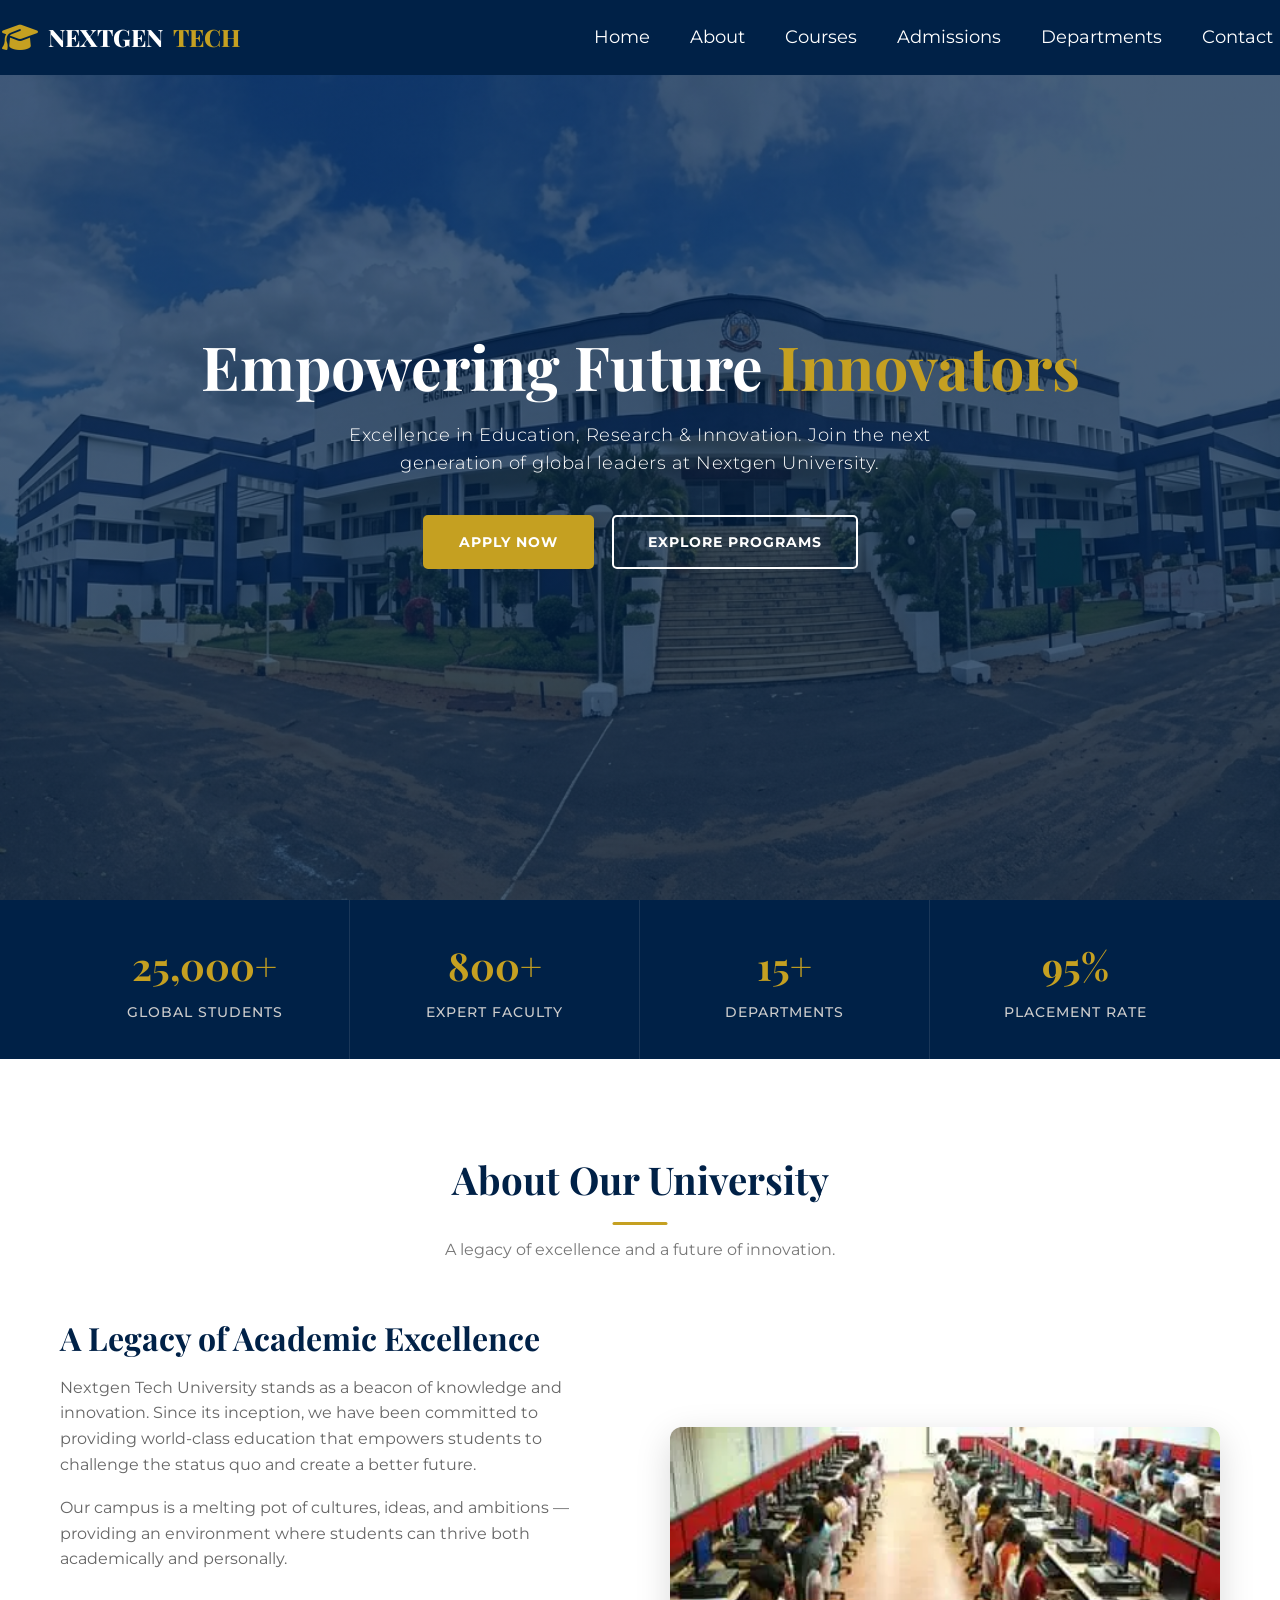
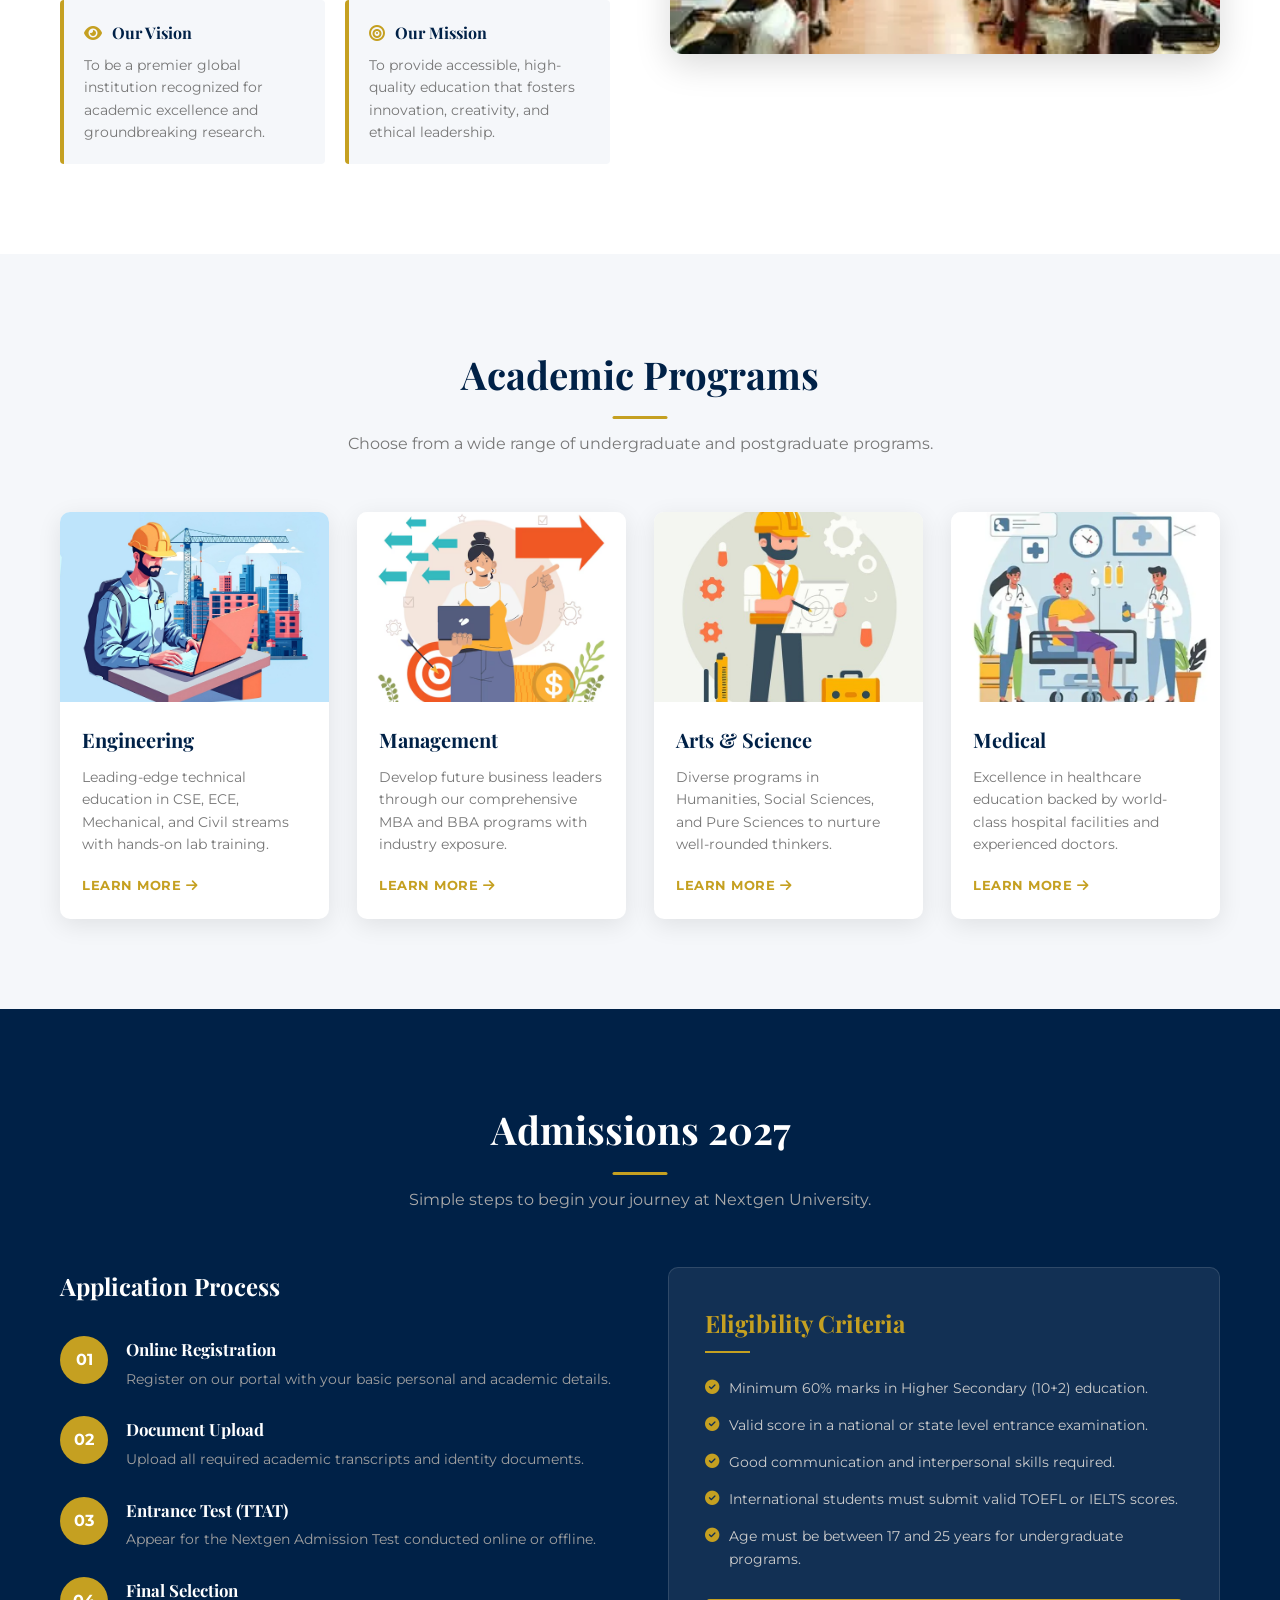
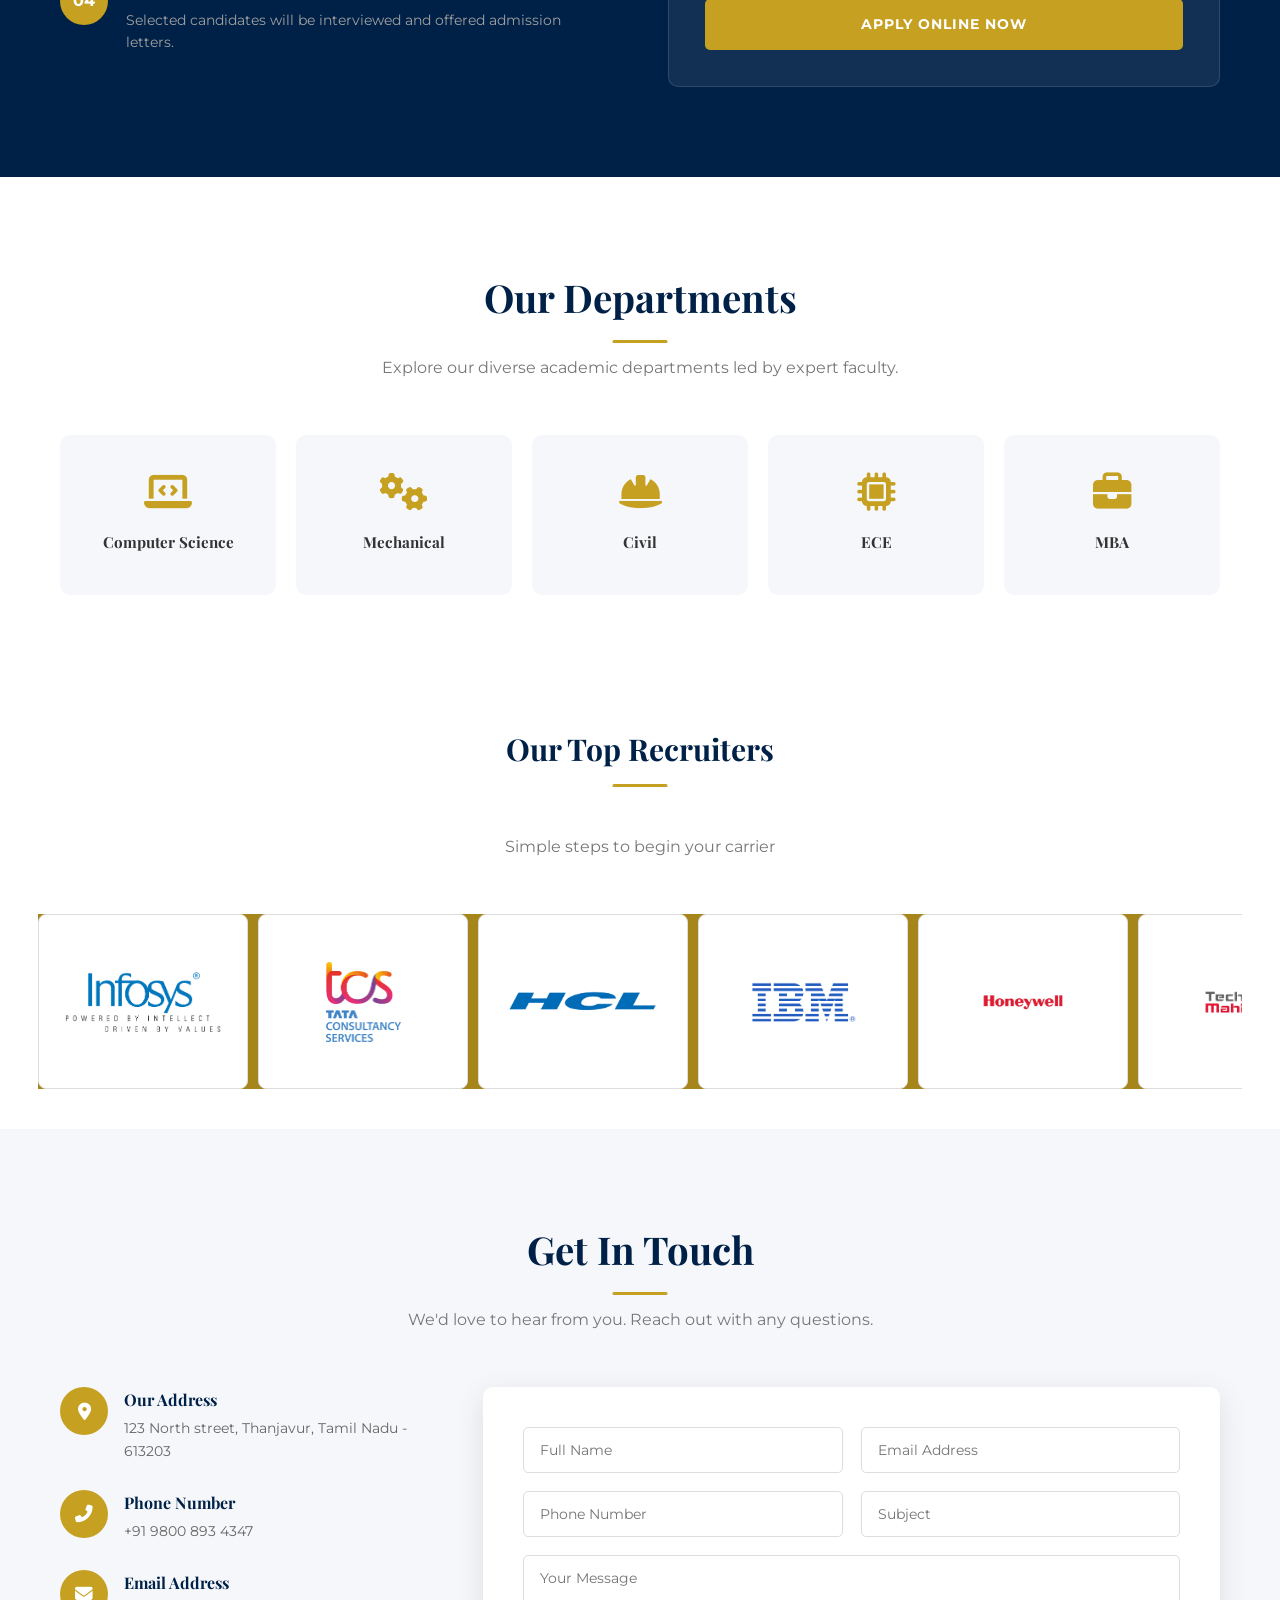
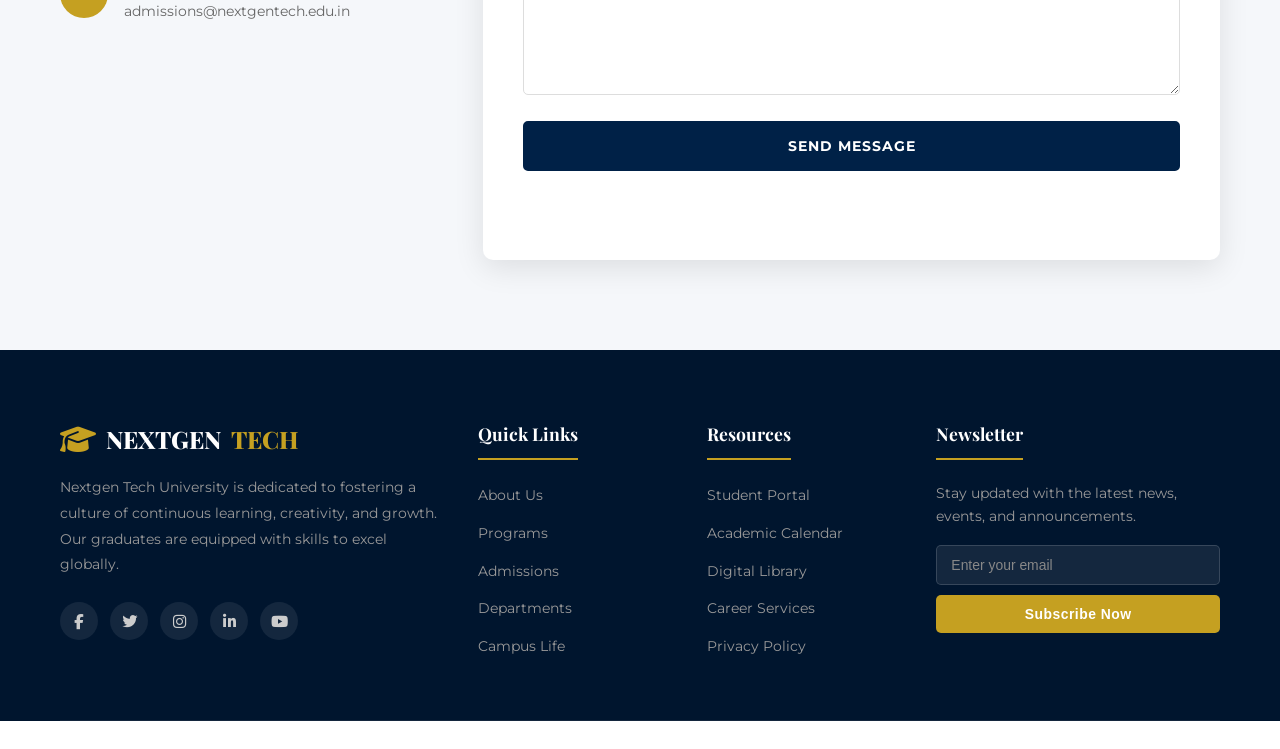
<file: index.html>
<!DOCTYPE html>
<html lang="en">

<head>
    <meta charset="UTF-8">
    <meta name="viewport" content="width=device-width, initial-scale=1.0">
    <title>University</title>
    <meta name="description"
        content="Tamil Tech University - A premier institution for Engineering, Management, Arts & Science and Medical programs.">

    <!-- Font Awesome Icons -->
    <link rel="stylesheet" href="https://cdnjs.cloudflare.com/ajax/libs/font-awesome/6.4.0/css/all.min.css">

    <!-- Our Stylesheet -->
    <link rel="stylesheet" href="style.css">
</head>

<body>
    <nav>
        <div class="navbar">
            <a href="index.html" class="logo">
                <i class="fas fa-graduation-cap"></i>
                NEXTGEN<span>TECH</span>
            </a>

            <label for="abc"><!--idha display none kudutha mobila show agu lap la agadhu--->
                <i class="fa-solid fa-bars menu"></i><!----icons only show in mobile-->
            </label>
            <input class="box" id="abc" type="checkbox">
            <!--content-->
            <div class="content">
                <a href="index.html">Home</a>
                <a href="about.html">About</a>
                <a href="courses.html">Courses</a>
                <a href="admissions.html">Admissions</a>
                <a href="departments.html">Departments</a>
                <a href="contact.html">Contact</a>
            </div>
        </div>
    </nav>



    <!-- ===================== HERO SECTION ===================== -->
    <section class="hero" id="home">
        <div class="container hero-content">
            <h1 class="fade-in">Empowering Future <span>Innovators</span></h1>
            <p class="fade-in">Excellence in Education, Research & Innovation. Join the next generation of global
                leaders at Nextgen University.</p>
            <div class="hero-buttons fade-in">
                <a href="#admissions" class="btn-gold">Apply Now</a>
                <a href="#courses" class="btn-white">Explore Programs</a>
            </div>
        </div>
    </section>


    <!-- ===================== STATS STRIP ===================== -->
    <section class="stats-strip">
        <div class="container stats-grid">
            <div class="stat-box fade-in">
                <h3>25,000+</h3>
                <p>Global Students</p>
            </div>
            <div class="stat-box fade-in">
                <h3>800+</h3>
                <p>Expert Faculty</p>
            </div>
            <div class="stat-box fade-in">
                <h3>15+</h3>
                <p>Departments</p>
            </div>
            <div class="stat-box fade-in">
                <h3>95%</h3>
                <p>Placement Rate</p>
            </div>
        </div>
    </section>


    <!-- ===================== ABOUT SECTION ===================== -->
    <section class="section" id="about">
        <div class="container">
            <div class="section-title">
                <h2 class="fade-in">About Our University</h2>
                <p class="fade-in">A legacy of excellence and a future of innovation.</p>
            </div>

            <div class="about-grid">

                <!-- Left: Text -->
                <div class="about-text fade-in">
                    <h3>A Legacy of Academic Excellence</h3>
                    <p>Nextgen Tech University stands as a beacon of knowledge and innovation. Since its inception, we
                        have been committed to providing world-class education that empowers students to challenge the
                        status quo and create a better future.</p>
                    <p>Our campus is a melting pot of cultures, ideas, and ambitions — providing an environment where
                        students can thrive both academically and personally.</p>

                    <!-- Vision & Mission Cards -->
                    <div class="mv-grid">
                        <div class="mv-card">
                            <h4><i class="fas fa-eye" style="color: #C5A021; margin-right: 6px;"></i> Our Vision</h4>
                            <p>To be a premier global institution recognized for academic excellence and groundbreaking
                                research.</p>
                        </div>
                        <div class="mv-card">
                            <h4><i class="fas fa-bullseye" style="color: #C5A021; margin-right: 6px;"></i> Our Mission
                            </h4>
                            <p>To provide accessible, high-quality education that fosters innovation, creativity, and
                                ethical leadership.</p>
                        </div>
                    </div>
                </div>

                <!-- Right: Image -->
                <div class="about-image fade-in">
                    <img src="clg3.webp" alt="University Campus Building">
                </div>

            </div>
        </div>
    </section>
    <!-- ===================== COURSES SECTION ===================== -->
    <section class="section-gray" id="courses">
        <div class="container">
            <div class="section-title">
                <h2 class="fade-in">Academic Programs</h2>
                <p class="fade-in">Choose from a wide range of undergraduate and postgraduate programs.</p>
            </div>

            <div class="courses-grid">

                <!-- Engineering -->
                <div class="course-card fade-in">
                    <img src="engg1.jpg" alt="Engineering Program">
                    <div class="course-info">
                        <h3>Engineering</h3>
                        <p>Leading-edge technical education in CSE, ECE, Mechanical, and Civil streams with hands-on lab
                            training.</p>
                        <a href="#" class="course-link">Learn More <i class="fas fa-arrow-right"></i></a>
                    </div>
                </div>

                <!-- Management -->
                <div class="course-card fade-in">
                    <img src="./manage.avif" alt="Management Program">
                    <div class="course-info">
                        <h3>Management</h3>
                        <p>Develop future business leaders through our comprehensive MBA and BBA programs with industry
                            exposure.</p>
                        <a href="#" class="course-link">Learn More <i class="fas fa-arrow-right"></i></a>
                    </div>
                </div>

                <!-- Arts & Science -->
                <div class="course-card fade-in">
                    <img src="./arts.jpg" alt="Arts and Science Program">
                    <div class="course-info">
                        <h3>Arts & Science</h3>
                        <p>Diverse programs in Humanities, Social Sciences, and Pure Sciences to nurture well-rounded
                            thinkers.</p>
                        <a href="#" class="course-link">Learn More <i class="fas fa-arrow-right"></i></a>
                    </div>
                </div>

                <!-- Medical -->
                <div class="course-card fade-in">
                    <img src="./medical.webp" alt="Medical Program">
                    <div class="course-info">
                        <h3>Medical</h3>
                        <p>Excellence in healthcare education backed by world-class hospital facilities and experienced
                            doctors.</p>
                        <a href="#" class="course-link">Learn More <i class="fas fa-arrow-right"></i></a>
                    </div>
                </div>

            </div>
        </div>
    </section>

    <!-- ===================== ADMISSIONS SECTION ===================== -->

    <section class="admissions-section" id="admissions">
        <div class="container">
            <div class="section-title">
                <h2 class="fade-in">Admissions 2027</h2>
                <p class="fade-in">Simple steps to begin your journey at Nextgen University.</p>
            </div>

            <div class="admissions-grid">

                <!-- Left: Steps -->
                <div class="fade-in">
                    <h3 class="steps-title">Application Process</h3>

                    <div class="step-item">
                        <div class="step-number">01</div>
                        <div class="step-text">
                            <h4>Online Registration</h4>
                            <p>Register on our portal with your basic personal and academic details.</p>
                        </div>
                    </div>

                    <div class="step-item">
                        <div class="step-number">02</div>
                        <div class="step-text">
                            <h4>Document Upload</h4>
                            <p>Upload all required academic transcripts and identity documents.</p>
                        </div>
                    </div>

                    <div class="step-item">
                        <div class="step-number">03</div>
                        <div class="step-text">
                            <h4>Entrance Test (TTAT)</h4>
                            <p>Appear for the Nextgen Admission Test conducted online or offline.</p>
                        </div>
                    </div>

                    <div class="step-item">
                        <div class="step-number">04</div>
                        <div class="step-text">
                            <h4>Final Selection</h4>
                            <p>Selected candidates will be interviewed and offered admission letters.</p>
                        </div>
                    </div>
                </div>

                <!-- Right: Eligibility -->
                <div class="eligibility-box fade-in">
                    <h3>Eligibility Criteria</h3>
                    <div class="eligibility-divider"></div>
                    <ul>
                        <li>
                            <i class="fas fa-check-circle"></i>
                            Minimum 60% marks in Higher Secondary (10+2) education.
                        </li>
                        <li>
                            <i class="fas fa-check-circle"></i>
                            Valid score in a national or state level entrance examination.
                        </li>
                        <li>
                            <i class="fas fa-check-circle"></i>
                            Good communication and interpersonal skills required.
                        </li>
                        <li>
                            <i class="fas fa-check-circle"></i>
                            International students must submit valid TOEFL or IELTS scores.
                        </li>
                        <li>
                            <i class="fas fa-check-circle"></i>
                            Age must be between 17 and 25 years for undergraduate programs.
                        </li>
                    </ul>
                    <a href="#" class="apply-full-btn">Apply Online Now</a>
                </div>

            </div>
        </div>
    </section>

    <!-- ===================== DEPARTMENTS SECTION ===================== -->

    <section class="section" id="departments">
        <div class="container">
            <div class="section-title">
                <h2 class="fade-in">Our Departments</h2>
                <p class="fade-in">Explore our diverse academic departments led by expert faculty.</p>
            </div>

            <div class="dept-grid">

                <div class="dept-card fade-in">
                    <i class="fas fa-laptop-code"></i>
                    <h4>Computer Science</h4>
                </div>

                <div class="dept-card fade-in">
                    <i class="fas fa-cogs"></i>
                    <h4>Mechanical</h4>
                </div>

                <div class="dept-card fade-in">
                    <i class="fas fa-hard-hat"></i>
                    <h4>Civil</h4>
                </div>

                <div class="dept-card fade-in">
                    <i class="fas fa-microchip"></i>
                    <h4>ECE</h4>
                </div>

                <div class="dept-card fade-in">
                    <i class="fas fa-briefcase"></i>
                    <h4>MBA</h4>
                </div>

            </div>
        </div>
    </section>


    <section class="recruiters">

        <div class="section-title">
            <h2 class="fade-in">Our Top Recruiters</h2>
            <p class="fade-in">Simple steps to begin your carrier</p>
        </div>

        <div class="logo-slider">
            <div class="logo-track">

                <div class="logo-box">
                    <img src="./infosys-logo.png">
                </div>

                <div class="logo-box">
                    <img src="./tcs.png">
                </div>

                <div class="logo-box">
                    <img src="hcl.png">
                </div>

                <div class="logo-box">
                    <img src="ibm.png">
                </div>

                <div class="logo-box">
                    <img src="honeywell.png">
                </div>

                <div class="logo-box">
                    <img src="tech.png">
                </div>

                <div class="logo-box">
                    <img src="pol.png">
                </div>

                <!-- duplicate logos for continuous movement -->

                <div class="logo-box">
                    <img src="infosys-logo.png">
                </div>

                <div class="logo-box">
                    <img src="tcs.png">
                </div>

                <div class="logo-box">
                    <img src="hcl.png">
                </div>

                <div class="logo-box">
                    <img src="ibm.png">
                </div>

            </div>
        </div>

    </section>
    <!-- ===================== CONTACT SECTION ===================== -->


    <section class="section-gray" id="contact">
        <div class="container">
            <div class="section-title">
                <h2 class="fade-in">Get In Touch</h2>
                <p class="fade-in">We'd love to hear from you. Reach out with any questions.</p>
            </div>

            <div class="contact-grid">

                <!-- Left: Info + Map -->
                <div class="contact-info fade-in">

                    <div class="contact-info-box">
                        <div class="contact-icon">
                            <i class="fas fa-map-marker-alt"></i>
                        </div>
                        <div>
                            <h4>Our Address</h4>
                            <p>123 North street, Thanjavur, Tamil Nadu - 613203</p>
                        </div>
                    </div>

                    <div class="contact-info-box">
                        <div class="contact-icon">
                            <i class="fas fa-phone-alt"></i>
                        </div>
                        <div>
                            <h4>Phone Number</h4>
                            <p>+91 9800 893 4347</p>
                        </div>
                    </div>

                    <div class="contact-info-box">
                        <div class="contact-icon">
                            <i class="fas fa-envelope"></i>
                        </div>
                        <div>
                            <h4>Email Address</h4>
                            <p>admissions@nextgentech.edu.in</p>
                        </div>
                    </div>

                    <!-- Google Map Embed -->
                    <div class="map-embed">
                        <iframe
                            src="https://www.google.com/maps/embed?pb=!1m18!1m12!1m3!1d248849.90089684622!2d80.06892064999999!3d13.0474816!2m3!1f0!2f0!3f0!3m2!1i1024!2i768!4f13.1!3m3!1m2!1s0x3a5265ea4f7d3361%3A0x6e61a70b6863d433!2sChennai%2C%20Tamil%20Nadu!5e0!3m2!1sen!2sin!4v1700000000000"
                            allowfullscreen="" loading="lazy" referrerpolicy="no-referrer-when-downgrade">
                        </iframe>
                    </div>

                </div>

                <!-- Right: Contact Form -->
                <form class="contact-form fade-in" id="contactForm">

                    <div class="form-row">
                        <input type="text" class="form-input" id="fname" placeholder="Full Name" required>
                        <input type="email" class="form-input" id="femail" placeholder="Email Address" required>
                    </div>

                    <div class="form-row">
                        <input type="tel" class="form-input" id="fphone" placeholder="Phone Number">
                        <input type="text" class="form-input" id="fsubject" placeholder="Subject">
                    </div>

                    <div class="form-row-single">
                        <textarea class="form-input" id="fmessage" placeholder="Your Message" required></textarea>
                    </div>

                    <button type="submit" class="form-submit">Send Message</button>

                </form>

            </div>
        </div>
    </section>
    <!-- ===================== FOOTER ===================== -->
    <footer>
        <div class="container">
            <div class="footer-grid">

                <!-- Column 1: About -->
                <div class="footer-about">
                    <a href="#home" class="logo">
                        <i class="fas fa-graduation-cap"></i>
                        NEXTGEN<span>TECH</span>
                    </a>
                    <p>Nextgen Tech University is dedicated to fostering a culture of continuous learning, creativity,
                        and
                        growth. Our graduates are equipped with skills to excel globally.</p>
                    <div class="social-icons">
                        <a href="#" aria-label="Facebook"><i class="fab fa-facebook-f"></i></a>
                        <a href="#" aria-label="Twitter"><i class="fab fa-twitter"></i></a>
                        <a href="#" aria-label="Instagram"><i class="fab fa-instagram"></i></a>
                        <a href="#" aria-label="LinkedIn"><i class="fab fa-linkedin-in"></i></a>
                        <a href="#" aria-label="YouTube"><i class="fab fa-youtube"></i></a>
                    </div>
                </div>

                <!-- Column 2: Quick Links -->
                <div class="footer-col">
                    <h4>Quick Links</h4>
                    <ul>
                        <li><a href="about.html">About Us</a></li>
                        <li><a href="courses.html">Programs</a></li>
                        <li><a href="admissions.html">Admissions</a></li>
                        <li><a href="departments.html">Departments</a></li>
                        <li><a href="campus.html">Campus Life</a></li>
                    </ul>
                </div>

                <!-- Column 3: Resources -->
                <div class="footer-col">
                    <h4>Resources</h4>
                    <ul>
                        <li><a href="#">Student Portal</a></li>
                        <li><a href="#">Academic Calendar</a></li>
                        <li><a href="#">Digital Library</a></li>
                        <li><a href="#">Career Services</a></li>
                        <li><a href="#">Privacy Policy</a></li>
                    </ul>
                </div>

                <!-- Column 4: Newsletter -->
                <div class="footer-col">
                    <h4>Newsletter</h4>
                    <p style="color: #999999; font-size: 0.88rem; margin-bottom: 18px;">Stay updated with the latest
                        news, events, and announcements.</p>
                    <input type="email" class="newsletter-input" placeholder="Enter your email">
                    <button class="newsletter-btn">Subscribe Now</button>
                </div>

            </div>




        </div>

    </footer>




</body>

</html>
</file>
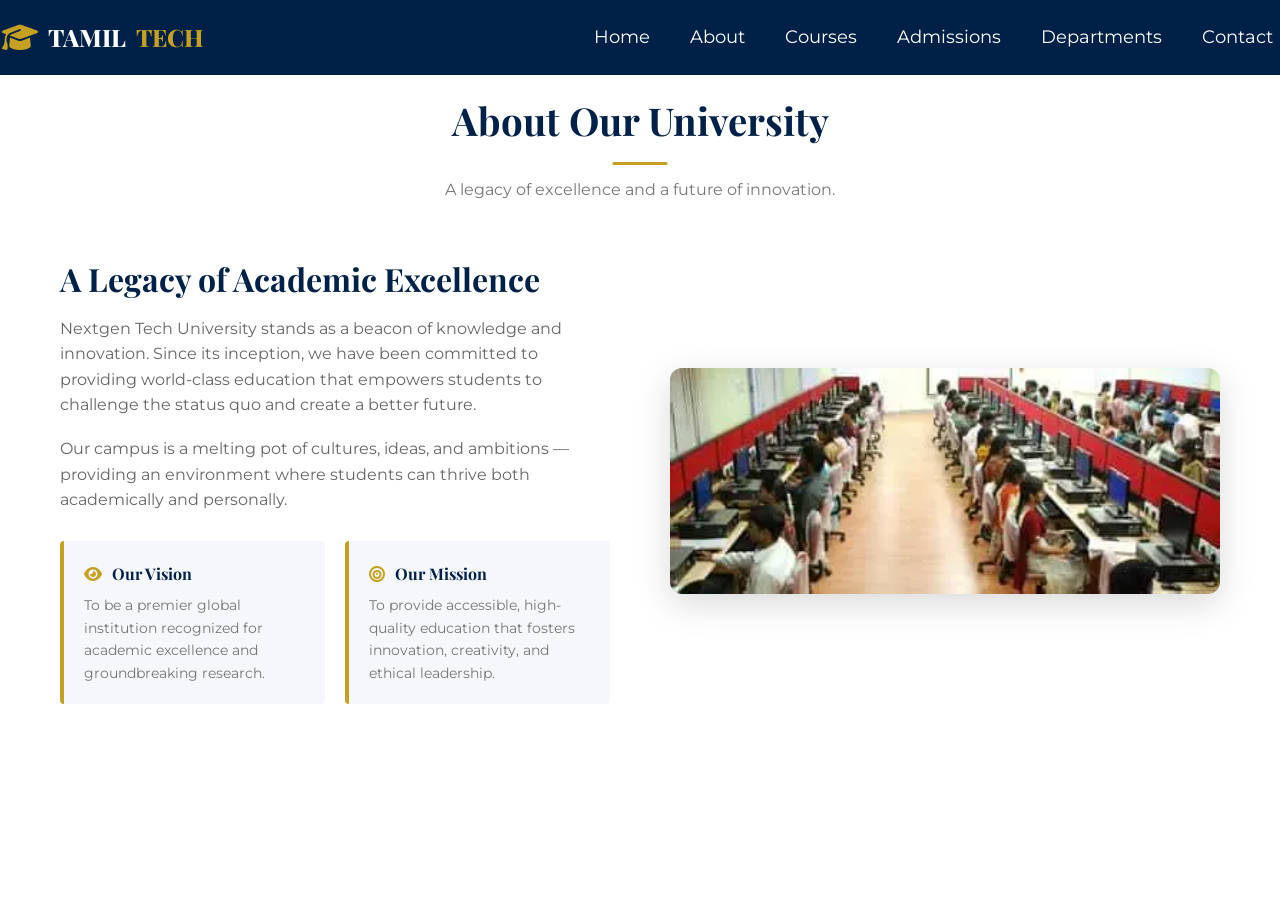
<file: about.html>
<!DOCTYPE html>
<html lang="en">

<head>
    <meta charset="UTF-8">
    <meta name="viewport" content="width=device-width, initial-scale=1.0">
    <title>Document</title>
    <!-- Font Awesome Icons -->
    <link rel="stylesheet" href="https://cdnjs.cloudflare.com/ajax/libs/font-awesome/6.4.0/css/all.min.css">

    <!-- Our Stylesheet -->
    <link rel="stylesheet" href="style.css">
</head>

<body>
    <nav>
        <div class="navbar">
            <a href="#home" class="logo">
                <i class="fas fa-graduation-cap"></i>
                TAMIL <span>TECH</span>
            </a>

            <label for="abc"><!--idha display none kudutha mobila show agu lap la agadhu--->
                <i class="fa-solid fa-bars menu"></i><!----icons only show in mobile-->
            </label>
            <input class="box" id="abc" type="checkbox">
            <!--content-->
            <div class="content">
                <a href="index.html">Home</a>
                <a href="about.html">About</a>
                <a href="courses.html">Courses</a>
                <a href="admissions.html">Admissions</a>
                <a href="departments.html">Departments</a>
                <a href="contact.html">Contact</a>
            </div>
        </div>
    </nav>

    <section class="section" id="about">
        <div class="container">
            <div class="section-title">
                <h2 class="fade-in">About Our University</h2>
                <p class="fade-in">A legacy of excellence and a future of innovation.</p>
            </div>

            <div class="about-grid">

                <!-- Left: Text -->
                <div class="about-text fade-in">
                    <h3>A Legacy of Academic Excellence</h3>
                    <p>Nextgen Tech University stands as a beacon of knowledge and innovation. Since its inception, we
                        have been committed to providing world-class education that empowers students to challenge the
                        status quo and create a better future.</p>
                    <p>Our campus is a melting pot of cultures, ideas, and ambitions — providing an environment where
                        students can thrive both academically and personally.</p>

                    <!-- Vision & Mission Cards -->
                    <div class="mv-grid">
                        <div class="mv-card">
                            <h4><i class="fas fa-eye" style="color: #C5A021; margin-right: 6px;"></i> Our Vision</h4>
                            <p>To be a premier global institution recognized for academic excellence and groundbreaking
                                research.</p>
                        </div>
                        <div class="mv-card">
                            <h4><i class="fas fa-bullseye" style="color: #C5A021; margin-right: 6px;"></i> Our Mission
                            </h4>
                            <p>To provide accessible, high-quality education that fosters innovation, creativity, and
                                ethical leadership.</p>
                        </div>
                    </div>
                </div>

                <!-- Right: Image -->
                <div class="about-image fade-in">
                    <img src="clg3.webp" alt="University Campus Building">
                </div>

            </div>
        </div>
    </section>

</body>

</html>
</file>
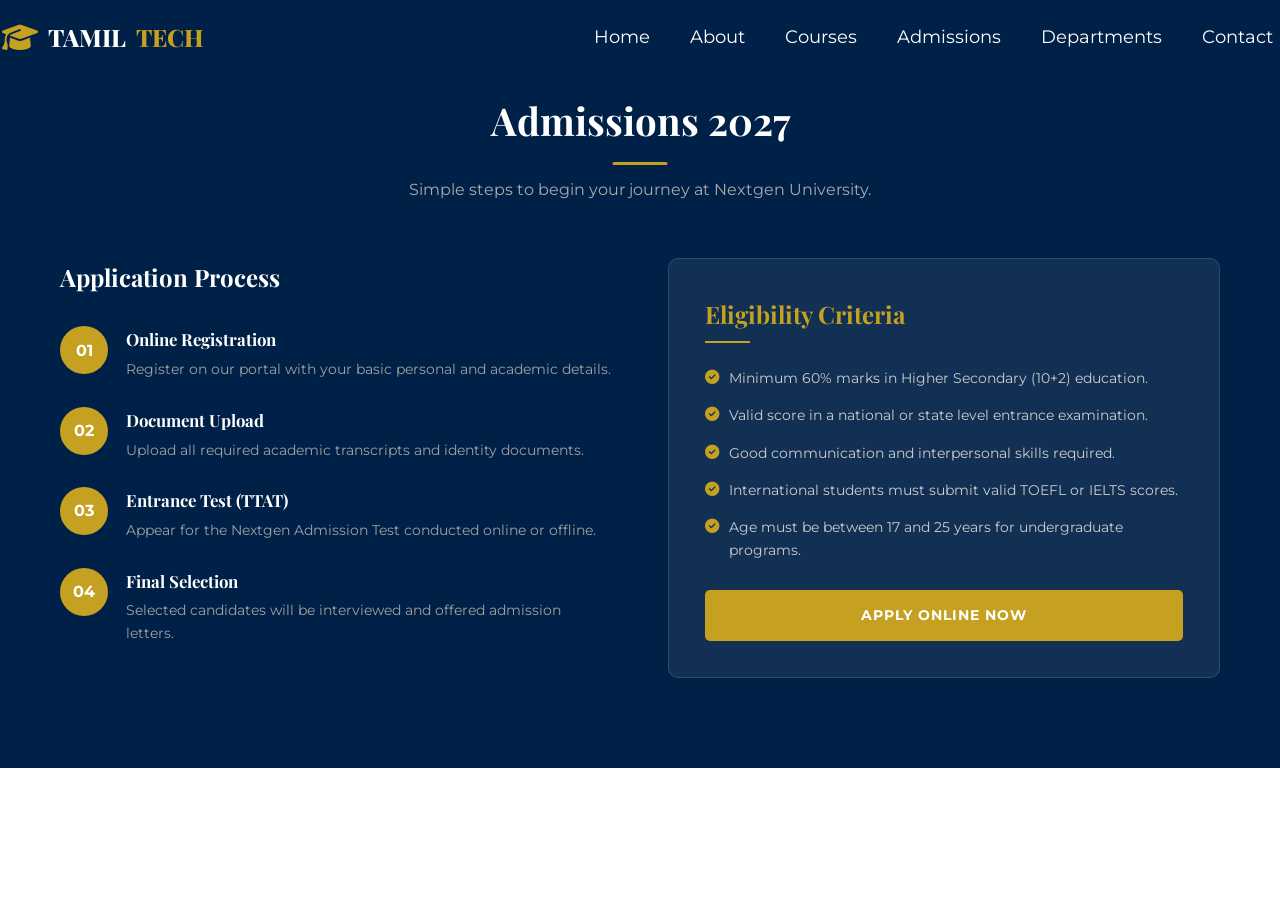
<file: admissions.html>
<!DOCTYPE html>
<html lang="en">

<head>
    <meta charset="UTF-8">
    <meta name="viewport" content="width=device-width, initial-scale=1.0">
    <title>Document</title>
    <!-- Font Awesome Icons -->
    <link rel="stylesheet" href="https://cdnjs.cloudflare.com/ajax/libs/font-awesome/6.4.0/css/all.min.css">

    <!-- Our Stylesheet -->
    <link rel="stylesheet" href="style.css">
</head>

<body>
    <nav>
        <div class="navbar">
            <a href="#home" class="logo">
                <i class="fas fa-graduation-cap"></i>
                TAMIL <span>TECH</span>
            </a>

            <label for="abc"><!--idha display none kudutha mobila show agu lap la agadhu--->
                <i class="fa-solid fa-bars menu"></i><!----icons only show in mobile-->
            </label>
            <input class="box" id="abc" type="checkbox">
            <!--content-->
            <div class="content">
                <a href="index.html">Home</a>
                <a href="about.html">About</a>
                <a href="courses.html">Courses</a>
                <a href="admissions.html">Admissions</a>
                <a href="departments.html">Departments</a>
                <a href="contact.html">Contact</a>
            </div>
        </div>
    </nav>

    <section class="admissions-section" id="admissions">
        <div class="container">
            <div class="section-title">
                <h2 class="fade-in">Admissions 2027</h2>
                <p class="fade-in">Simple steps to begin your journey at Nextgen University.</p>
            </div>

            <div class="admissions-grid">

                <!-- Left: Steps -->
                <div class="fade-in">
                    <h3 class="steps-title">Application Process</h3>

                    <div class="step-item">
                        <div class="step-number">01</div>
                        <div class="step-text">
                            <h4>Online Registration</h4>
                            <p>Register on our portal with your basic personal and academic details.</p>
                        </div>
                    </div>

                    <div class="step-item">
                        <div class="step-number">02</div>
                        <div class="step-text">
                            <h4>Document Upload</h4>
                            <p>Upload all required academic transcripts and identity documents.</p>
                        </div>
                    </div>

                    <div class="step-item">
                        <div class="step-number">03</div>
                        <div class="step-text">
                            <h4>Entrance Test (TTAT)</h4>
                            <p>Appear for the Nextgen Admission Test conducted online or offline.</p>
                        </div>
                    </div>

                    <div class="step-item">
                        <div class="step-number">04</div>
                        <div class="step-text">
                            <h4>Final Selection</h4>
                            <p>Selected candidates will be interviewed and offered admission letters.</p>
                        </div>
                    </div>
                </div>

                <!-- Right: Eligibility -->
                <div class="eligibility-box fade-in">
                    <h3>Eligibility Criteria</h3>
                    <div class="eligibility-divider"></div>
                    <ul>
                        <li>
                            <i class="fas fa-check-circle"></i>
                            Minimum 60% marks in Higher Secondary (10+2) education.
                        </li>
                        <li>
                            <i class="fas fa-check-circle"></i>
                            Valid score in a national or state level entrance examination.
                        </li>
                        <li>
                            <i class="fas fa-check-circle"></i>
                            Good communication and interpersonal skills required.
                        </li>
                        <li>
                            <i class="fas fa-check-circle"></i>
                            International students must submit valid TOEFL or IELTS scores.
                        </li>
                        <li>
                            <i class="fas fa-check-circle"></i>
                            Age must be between 17 and 25 years for undergraduate programs.
                        </li>
                    </ul>
                    <a href="#" class="apply-full-btn">Apply Online Now</a>
                </div>

            </div>
        </div>
    </section>

</body>

</html>
</file>
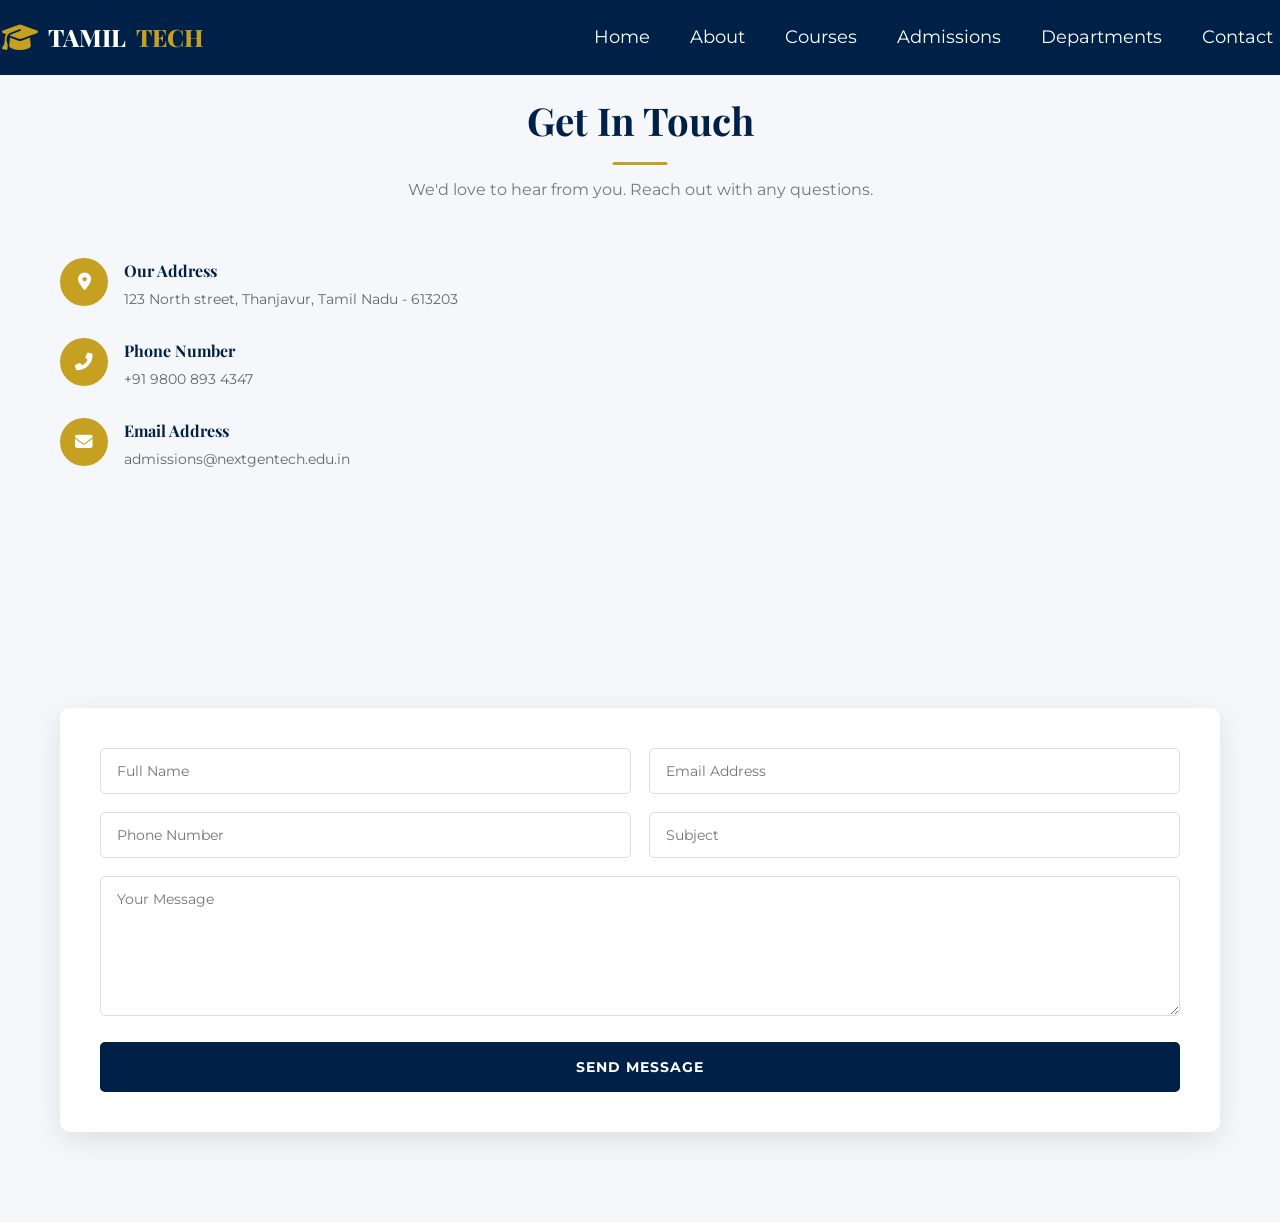
<file: contact.html>
<!DOCTYPE html>
<html lang="en">

<head>
    <meta charset="UTF-8">
    <meta name="viewport" content="width=device-width, initial-scale=1.0">
    <title>Document</title>
    <link rel="stylesheet" href="https://cdnjs.cloudflare.com/ajax/libs/font-awesome/6.4.0/css/all.min.css">

    <!-- Our Stylesheet -->
    <link rel="stylesheet" href="style.css">

</head>

<body>
    <nav>
        <div class="navbar">
            <a href="#home" class="logo">
                <i class="fas fa-graduation-cap"></i>
                TAMIL <span>TECH</span>
            </a>

            <label for="abc"><!--idha display none kudutha mobila show agu lap la agadhu--->
                <i class="fa-solid fa-bars menu"></i><!----icons only show in mobile-->
            </label>
            <input class="box" id="abc" type="checkbox">
            <!--content-->
            <div class="content">
                <a href="index.html">Home</a>
                <a href="about.html">About</a>
                <a href="courses.html">Courses</a>
                <a href="admissions.html">Admissions</a>
                <a href="departments.html">Departments</a>
                <a href="contact.html">Contact</a>
            </div>
        </div>
    </nav>

    <section class="section-gray" id="contact">
        <div class="container">
            <div class="section-title">
                <h2 class="fade-in">Get In Touch</h2>
                <p class="fade-in">We'd love to hear from you. Reach out with any questions.</p>
            </div>

            <!-- Left: Info + Map -->
            <div class="contact-info fade-in">

                <div class="contact-info-box">
                    <div class="contact-icon">
                        <i class="fas fa-map-marker-alt"></i>
                    </div>
                    <div>
                        <h4>Our Address</h4>
                        <p>123 North street, Thanjavur, Tamil Nadu - 613203</p>
                    </div>
                </div>

                <div class="contact-info-box">
                    <div class="contact-icon">
                        <i class="fas fa-phone-alt"></i>
                    </div>
                    <div>
                        <h4>Phone Number</h4>
                        <p>+91 9800 893 4347</p>
                    </div>
                </div>

                <div class="contact-info-box">
                    <div class="contact-icon">
                        <i class="fas fa-envelope"></i>
                    </div>
                    <div>
                        <h4>Email Address</h4>
                        <p>admissions@nextgentech.edu.in</p>
                    </div>
                </div>

                <!-- Google Map Embed -->
                <div class="map-embed">
                    <iframe
                        src="https://www.google.com/maps/embed?pb=!1m18!1m12!1m3!1d248849.90089684622!2d80.06892064999999!3d13.0474816!2m3!1f0!2f0!3f0!3m2!1i1024!2i768!4f13.1!3m3!1m2!1s0x3a5265ea4f7d3361%3A0x6e61a70b6863d433!2sChennai%2C%20Tamil%20Nadu!5e0!3m2!1sen!2sin!4v1700000000000"
                        allowfullscreen="" loading="lazy" referrerpolicy="no-referrer-when-downgrade">
                    </iframe>
                </div>

            </div>

            <!-- Right: Contact Form -->
            <form class="contact-form fade-in" id="contactForm">

                <div class="form-row">
                    <input type="text" class="form-input" id="fname" placeholder="Full Name" required>
                    <input type="email" class="form-input" id="femail" placeholder="Email Address" required>
                </div>

                <div class="form-row">
                    <input type="tel" class="form-input" id="fphone" placeholder="Phone Number">
                    <input type="text" class="form-input" id="fsubject" placeholder="Subject">
                </div>

                <div class="form-row-single">
                    <textarea class="form-input" id="fmessage" placeholder="Your Message" required></textarea>
                </div>

                <button type="submit" class="form-submit">Send Message</button>

            </form>

        </div>
        </div>
    </section>
</body>

</html>
</file>
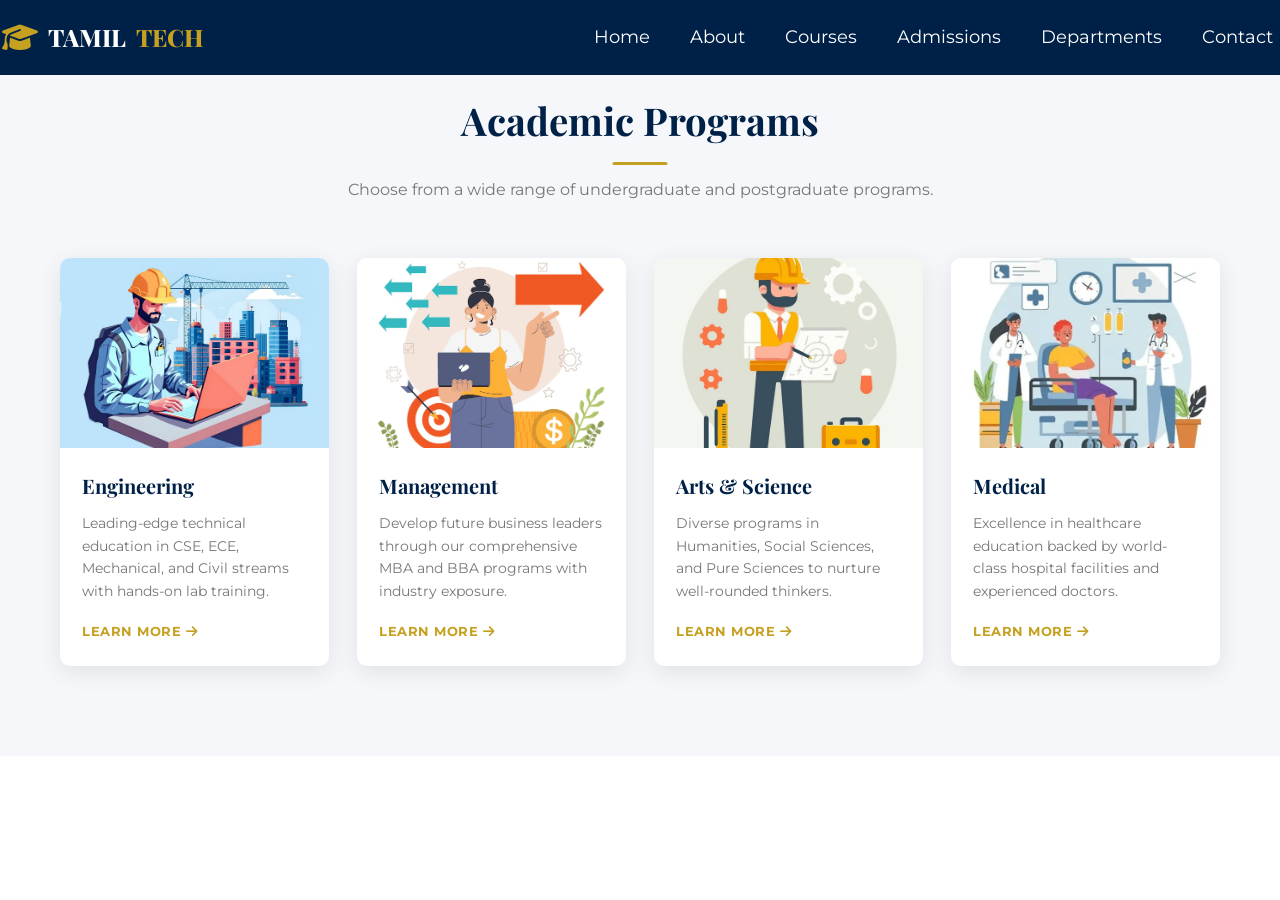
<file: courses.html>
<!DOCTYPE html>
<html lang="en">

<head>
    <meta charset="UTF-8">
    <meta name="viewport" content="width=device-width, initial-scale=1.0">
    <title>Document</title>
    <!-- Font Awesome Icons -->
    <link rel="stylesheet" href="https://cdnjs.cloudflare.com/ajax/libs/font-awesome/6.4.0/css/all.min.css">

    <!-- Our Stylesheet -->
    <link rel="stylesheet" href="style.css">
</head>

<body>
    <nav>
        <div class="navbar">
            <a href="#home" class="logo">
                <i class="fas fa-graduation-cap"></i>
                TAMIL <span>TECH</span>
            </a>

            <label for="abc"><!--idha display none kudutha mobila show agu lap la agadhu--->
                <i class="fa-solid fa-bars menu"></i><!----icons only show in mobile-->
            </label>
            <input class="box" id="abc" type="checkbox">
            <!--content-->
            <div class="content">
                <a href="index.html">Home</a>
                <a href="about.html">About</a>
                <a href="courses.html">Courses</a>
                <a href="admissions.html">Admissions</a>
                <a href="departments.html">Departments</a>
                <a href="contact.html">Contact</a>
            </div>
        </div>
    </nav>

    <section class="section-gray" id="courses">
        <div class="container">
            <div class="section-title">
                <h2 class="fade-in">Academic Programs</h2>
                <p class="fade-in">Choose from a wide range of undergraduate and postgraduate programs.</p>
            </div>

            <div class="courses-grid">

                <!-- Engineering -->
                <div class="course-card fade-in">
                    <img src="engg1.jpg" alt="Engineering Program">
                    <div class="course-info">
                        <h3>Engineering</h3>
                        <p>Leading-edge technical education in CSE, ECE, Mechanical, and Civil streams with hands-on lab
                            training.</p>
                        <a href="#" class="course-link">Learn More <i class="fas fa-arrow-right"></i></a>
                    </div>
                </div>

                <!-- Management -->
                <div class="course-card fade-in">
                    <img src="manage.avif" alt="Management Program">
                    <div class="course-info">
                        <h3>Management</h3>
                        <p>Develop future business leaders through our comprehensive MBA and BBA programs with industry
                            exposure.</p>
                        <a href="#" class="course-link">Learn More <i class="fas fa-arrow-right"></i></a>
                    </div>
                </div>

                <!-- Arts & Science -->
                <div class="course-card fade-in">
                    <img src="./arts.jpg" alt="Arts and Science Program">
                    <div class="course-info">
                        <h3>Arts & Science</h3>
                        <p>Diverse programs in Humanities, Social Sciences, and Pure Sciences to nurture well-rounded
                            thinkers.</p>
                        <a href="#" class="course-link">Learn More <i class="fas fa-arrow-right"></i></a>
                    </div>
                </div>

                <!-- Medical -->
                <div class="course-card fade-in">
                    <img src="./medical.webp" alt="Medical Program">
                    <div class="course-info">
                        <h3>Medical</h3>
                        <p>Excellence in healthcare education backed by world-class hospital facilities and experienced
                            doctors.</p>
                        <a href="#" class="course-link">Learn More <i class="fas fa-arrow-right"></i></a>
                    </div>
                </div>

            </div>
        </div>
    </section>


</body>

</html>
</file>
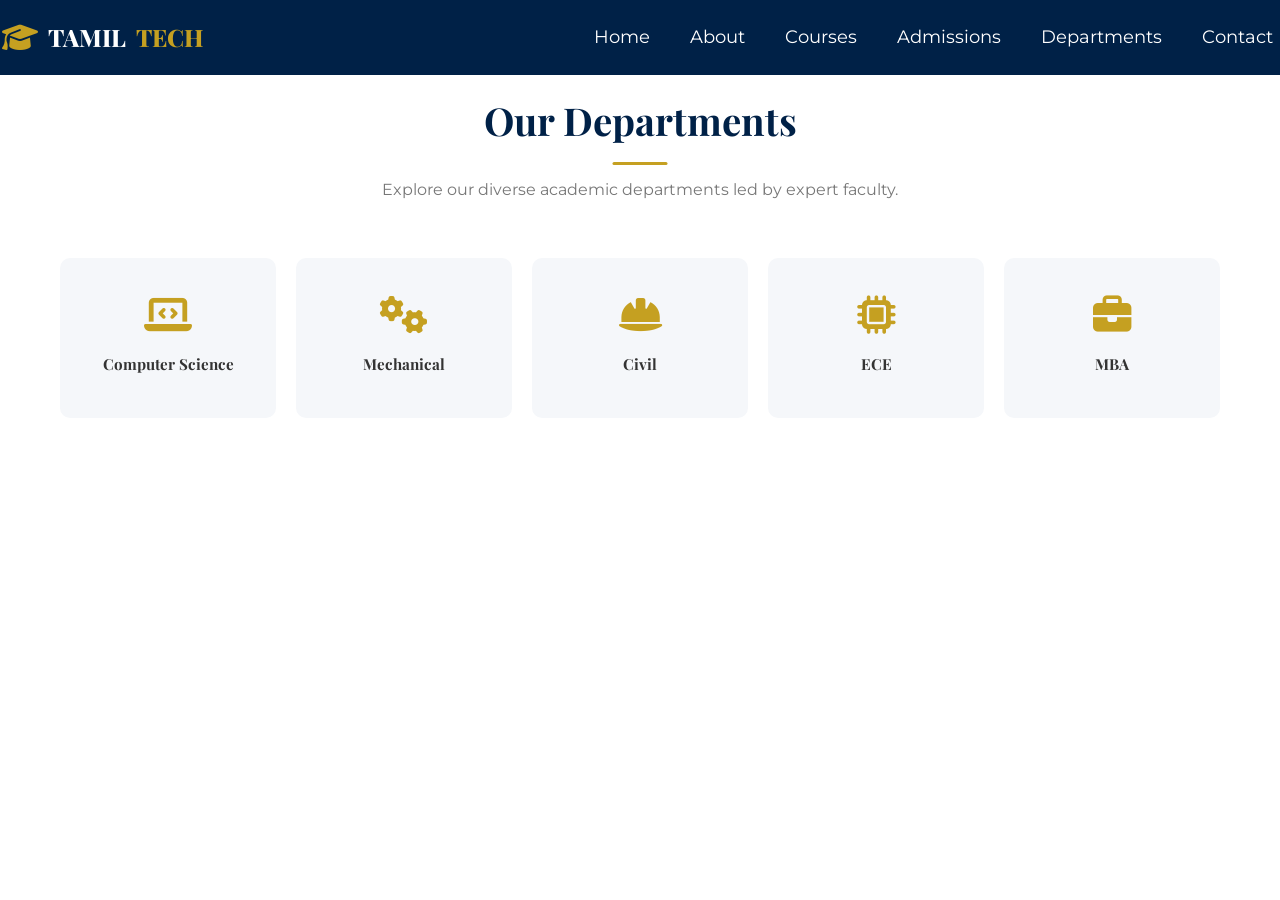
<file: departments.html>
<!DOCTYPE html>
<html lang="en">

<head>
    <meta charset="UTF-8">
    <meta name="viewport" content="width=device-width, initial-scale=1.0">
    <title>Document</title>
    <!-- Font Awesome Icons -->
    <link rel="stylesheet" href="https://cdnjs.cloudflare.com/ajax/libs/font-awesome/6.4.0/css/all.min.css">

    <!-- Our Stylesheet -->
    <link rel="stylesheet" href="style.css">
</head>

<body>
    <nav>
        <div class="navbar">
            <a href="#home" class="logo">
                <i class="fas fa-graduation-cap"></i>
                TAMIL <span>TECH</span>
            </a>

            <label for="abc"><!--idha display none kudutha mobila show agu lap la agadhu--->
                <i class="fa-solid fa-bars menu"></i><!----icons only show in mobile-->
            </label>
            <input class="box" id="abc" type="checkbox">
            <!--content-->
            <div class="content">
                <a href="index.html">Home</a>
                <a href="about.html">About</a>
                <a href="courses.html">Courses</a>
                <a href="admissions.html">Admissions</a>
                <a href="departments.html">Departments</a>
                <a href="contact.html">Contact</a>
            </div>
        </div>
    </nav>

    <section class="section" id="departments">
        <div class="container">
            <div class="section-title">
                <h2 class="fade-in">Our Departments</h2>
                <p class="fade-in">Explore our diverse academic departments led by expert faculty.</p>
            </div>

            <div class="dept-grid">

                <div class="dept-card fade-in">
                    <i class="fas fa-laptop-code"></i>
                    <h4>Computer Science</h4>
                </div>

                <div class="dept-card fade-in">
                    <i class="fas fa-cogs"></i>
                    <h4>Mechanical</h4>
                </div>

                <div class="dept-card fade-in">
                    <i class="fas fa-hard-hat"></i>
                    <h4>Civil</h4>
                </div>

                <div class="dept-card fade-in">
                    <i class="fas fa-microchip"></i>
                    <h4>ECE</h4>
                </div>

                <div class="dept-card fade-in">
                    <i class="fas fa-briefcase"></i>
                    <h4>MBA</h4>
                </div>

            </div>
        </div>
    </section>


</body>

</html>
</file>
<file: style.css>
@import url('https://fonts.googleapis.com/css2?family=Montserrat:wght@300;400;500;600;700&family=Playfair+Display:wght@700;800&display=swap');

* {
    margin: 0;
    padding: 0;
    box-sizing: border-box;
}

/* html {
    scroll-behavior: smooth;
} */

body {
    font-family: 'Montserrat', sans-serif;
    font-size: 16px;
    color: #333333;
    background-color: #ffffff;
    line-height: 1.6;
    overflow-x: hidden;
}

h1,
h2,
h3,
h4 {
    font-family: 'Playfair Display', serif;
}

a {
    text-decoration: none;
    color: inherit;
}

ul {
    list-style: none;
}

img {
    max-width: 100%;
    display: block;
}

/* ---- REUSABLE CONTAINER ---- */
.container {
    max-width: 1200px;
    margin: 0 auto;
    padding: 0 20px;
}

/* ---- SECTION SPACING ---- */
.section {
    padding: 90px 0;
}

.section-gray {
    padding: 90px 0;
    background-color: #f5f7fa;
}

/* ---- SECTION TITLE ---- */
.section-title {
    text-align: center;
    margin-bottom: 55px;
}

.section-title h2 {
    font-size: 2.4rem;
    color: #002147;
    position: relative;
    display: inline-block;
    padding-bottom: 14px;
}

.section-title h2::after {
    content: '';
    position: absolute;
    bottom: 0;
    left: 50%;
    transform: translateX(-50%);
    width: 55px;
    height: 3px;
    background-color: #C5A021;
    border-radius: 2px;
}

.section-title p {
    color: #777777;
    margin-top: 12px;
    font-size: 1rem;
}

/* ---- BUTTONS ---- */
.btn-gold {
    display: inline-block;
    padding: 14px 34px;
    background-color: #C5A021;
    color: #ffffff;
    border: 2px solid #C5A021;
    border-radius: 5px;
    font-weight: 700;
    font-size: 0.88rem;
    letter-spacing: 1px;
    text-transform: uppercase;
    cursor: pointer;
    transition: background-color 0.3s, color 0.3s;
}

.btn-gold:hover {
    background-color: #ffffff;
    color: #C5A021;
}

.btn-white {
    display: inline-block;
    padding: 14px 34px;
    background-color: transparent;
    color: #ffffff;
    border: 2px solid #ffffff;
    border-radius: 5px;
    font-weight: 700;
    font-size: 0.88rem;
    letter-spacing: 1px;
    text-transform: uppercase;
    cursor: pointer;
    transition: background-color 0.3s, color 0.3s;
}

.btn-white:hover {
    background-color: #ffffff;
    color: #002147;
}

/* ============================================
   HEADER / NAVBAR
============================================= */
nav {
    position: fixed;
    top: 0;
    left: 0;
    width: 100%;
    z-index: 999;
    background-color: #002147;
    transition: background-color 0.4s, box-shadow 0.4s;
}

.navbar {
    display: flex;
    justify-content: space-between;
    align-items: center;
    padding: 18px 2px;
}

/* Logo */
.logo {
    display: flex;
    align-items: center;
    gap: 10px;
    color: #ffffff;
    font-family: 'Playfair Display', serif;
    font-size: 1.5rem;
    font-weight: 800;
}

.logo i {
    color: #C5A021;
    font-size: 1.8rem;
}

.logo span {
    color: #C5A021;
}

/* Nav Links (Desktop) */
.nav-links {
    display: flex;
    gap: 28px;
    align-items: center;
}

.nav-links li a {
    color: #ffffff;
    font-size: 0.88rem;
    font-weight: 600;
    letter-spacing: 0.5px;
    padding-bottom: 4px;
    border-bottom: 2px solid transparent;
    transition: border-color 0.3s, color 0.3s;
}

.nav-links li a:hover {
    color: #C5A021;
    border-bottom-color: #C5A021;
}

/***CONTENT****/
.content {
    display: flex;
    padding: 5px;
    transition: all 1s;
    gap: 40px
}

/***ANCHOR****/
.content a {
    position: relative;
    font-size: 18px;
    /* background-color: aquamarine; */
    padding: 0px;
    cursor: pointer;
    text-decoration: none;
    color: white;
    transition: all 1s;
}

/***ANCHOR UNDERLINE****/
.content a::before {
    position: absolute;
    bottom: 0px;
    left: 0px;
    content: "";
    height: 4px;
    width: 0%;
    background-color: #C5A021;
    transition: all 0.5s;
}

/*******/
.menu {
    font-size: 30px;
    padding-top: 3px;
    color: #C5A021
}

label {
    display: none;
    /*mobile show agu lap la agadhu*/
}

.box {
    display: none;
    /**mobile la show aagu lap la agadhu*/
}

input:checked+.content {
    left: 0px;
    background-color: rgb(35, 84, 158);
    z-index: 1;
}

.content a:hover {
    color: #C5A021;
}

.content a:hover::before {
    width: 100%;
}


@media only screen and (min-width:300px) and (max-width:600px) {
    .content {
        position: fixed;
        background-color: aliceblue;
        left: 120%;
        top: 60px;
        width: 100%;
        height: 80vh;
        gap: 30px;
        flex-direction: column;
        justify-content: flex-start;
        padding: 50px 60px;
        text-align: center;
    }

    label {
        display: inline
    }
}

@media only screen and (min-width:600px) and (max-width:900px) {
    .content {
        gap: 20px
    }

    .content a {
        font-size: 12px;
    }
}


/* ============================================
   HERO SECTION
============================================= */
.hero {
    height: 100vh;
    background-image: linear-gradient(rgba(0, 33, 71, 0.72), rgba(0, 33, 71, 0.72)), url('./next.png');
    background-size: cover;
    background-position: center;
    background-attachment: fixed;
    display: flex;
    align-items: center;
    justify-content: center;
    text-align: center;
    color: #ffffff;
}

.hero-content h1 {
    font-size: 3.8rem;
    line-height: 1.15;
    margin-bottom: 20px;
}

.hero-content h1 span {
    color: #C5A021;
}

.hero-content p {
    font-size: 1.1rem;
    font-weight: 300;
    margin-bottom: 38px;
    max-width: 600px;
    margin-left: auto;
    margin-right: auto;
    letter-spacing: 0.5px;
}

.hero-buttons {
    display: flex;
    justify-content: center;
    gap: 18px;
    flex-wrap: wrap;
}

/* ============================================
   STATS STRIP
============================================= */
.stats-strip {
    background-color: #002147;
    padding: 0;
}

.stats-grid {
    display: grid;
    grid-template-columns: repeat(4, 1fr);
}

.stat-box {
    text-align: center;
    padding: 35px 20px;
    border-right: 1px solid rgba(255, 255, 255, 0.1);
    transition: background-color 0.3s;
}

.stat-box:last-child {
    border-right: none;
}

.stat-box:hover {
    background-color: #003366;
}

.stat-box h3 {
    font-size: 2.4rem;
    color: #C5A021;
    margin-bottom: 6px;
}

.stat-box p {
    color: #cccccc;
    font-size: 0.85rem;
    text-transform: uppercase;
    letter-spacing: 1px;
    font-weight: 500;
}

/* ============================================
   ABOUT SECTION
============================================= */
.about-grid {
    display: grid;
    grid-template-columns: 1fr 1fr;
    gap: 60px;
    align-items: center;
}

.about-text h3 {
    font-size: 2rem;
    color: #002147;
    margin-bottom: 16px;
    line-height: 1.3;
}

.about-text p {
    color: #666666;
    margin-bottom: 18px;
}

.mv-grid {
    display: grid;
    grid-template-columns: 1fr 1fr;
    gap: 20px;
    margin-top: 28px;
}

.mv-card {
    background-color: #f5f7fa;
    padding: 20px;
    border-left: 4px solid #C5A021;
    border-radius: 4px;
}

.mv-card h4 {
    color: #002147;
    margin-bottom: 8px;
    font-size: 1rem;
}

.mv-card p {
    color: #777777;
    font-size: 0.88rem;
    margin: 0;
}

.about-image img {
    width: 100%;
    border-radius: 12px;
    box-shadow: 0 10px 35px rgba(0, 0, 0, 0.15);
}

/* ============================================
   COURSES SECTION
============================================= */
.courses-grid {
    display: grid;
    grid-template-columns: repeat(4, 1fr);
    gap: 28px;
}

.course-card {
    background-color: #ffffff;
    border-radius: 10px;
    overflow: hidden;
    box-shadow: 0 6px 24px rgba(0, 0, 0, 0.09);
    transition: transform 0.3s, box-shadow 0.3s;
}

.course-card:hover {
    transform: translateY(-8px);
    box-shadow: 0 16px 40px rgba(0, 0, 0, 0.15);
}

.course-card img {
    width: 100%;
    height: 190px;
    object-fit: cover;
}

.course-info {
    padding: 22px;
}

.course-info h3 {
    font-size: 1.25rem;
    color: #002147;
    margin-bottom: 10px;
}

.course-info p {
    font-size: 0.88rem;
    color: #777777;
    margin-bottom: 16px;
}

.course-link {
    font-size: 0.82rem;
    font-weight: 700;
    color: #C5A021;
    text-transform: uppercase;
    letter-spacing: 0.5px;
    display: inline-flex;
    align-items: center;
    gap: 5px;
    transition: gap 0.3s;
}

.course-link:hover {
    gap: 10px;
}

/* ============================================
   ADMISSIONS SECTION
============================================= */
.admissions-section {
    background-color: #002147;
    padding: 90px 0;
}

.admissions-section .section-title h2 {
    color: #ffffff;
}

.admissions-section .section-title p {
    color: #aaaaaa;
}

.admissions-grid {
    display: grid;
    grid-template-columns: 1fr 1fr;
    gap: 55px;
}

.steps-title {
    font-size: 1.5rem;
    color: #ffffff;
    margin-bottom: 30px;
}

.step-item {
    display: flex;
    gap: 18px;
    margin-bottom: 26px;
    align-items: flex-start;
}

.step-number {
    min-width: 48px;
    height: 48px;
    background-color: #C5A021;
    color: #ffffff;
    border-radius: 50%;
    display: flex;
    align-items: center;
    justify-content: center;
    font-weight: 700;
    font-size: 1rem;
    flex-shrink: 0;
}

.step-text h4 {
    color: #ffffff;
    font-size: 1.05rem;
    margin-bottom: 5px;
}

.step-text p {
    color: #a0a0a0;
    font-size: 0.88rem;
}

.eligibility-box {
    background-color: rgba(255, 255, 255, 0.07);
    border: 1px solid rgba(255, 255, 255, 0.12);
    padding: 36px;
    border-radius: 10px;
}

.eligibility-box h3 {
    color: #C5A021;
    margin-bottom: 8px;
    font-size: 1.5rem;
}

.eligibility-divider {
    width: 45px;
    height: 2px;
    background-color: #C5A021;
    margin-bottom: 24px;
}

.eligibility-box ul li {
    color: #cccccc;
    margin-bottom: 14px;
    font-size: 0.9rem;
    display: flex;
    align-items: flex-start;
    gap: 10px;
}

.eligibility-box ul li i {
    color: #C5A021;
    margin-top: 3px;
    flex-shrink: 0;
}

.apply-full-btn {
    display: block;
    width: 100%;
    text-align: center;
    margin-top: 28px;
    padding: 14px;
    background-color: #C5A021;
    color: #ffffff;
    border: none;
    border-radius: 5px;
    font-weight: 700;
    font-size: 0.9rem;
    text-transform: uppercase;
    letter-spacing: 1px;
    cursor: pointer;
    transition: background-color 0.3s;
}

.apply-full-btn:hover {
    background-color: #a6851b;
}

/* ============================================
   DEPARTMENTS SECTION
============================================= */
.dept-grid {
    display: grid;
    grid-template-columns: repeat(5, 1fr);
    gap: 20px;
}

.dept-card {
    text-align: center;
    padding: 38px 16px;
    background-color: #f5f7fa;
    border-radius: 10px;
    border-bottom: 3px solid transparent;
    transition: background-color 0.3s, color 0.3s, border-color 0.3s, transform 0.3s;
    cursor: default;
}

.dept-card:hover {
    background-color: #002147;
    color: #ffffff;
    border-bottom-color: #C5A021;
    transform: translateY(-6px);
}

.dept-card i {
    font-size: 2.4rem;
    color: #C5A021;
    margin-bottom: 18px;
    display: block;
}

.dept-card h4 {
    font-size: 0.95rem;
    color: inherit;
}

.recruiters {
    padding: 40px 3%;
    background-color: white;
    overflow: hidden;
}

.recruiters h2 {
    font-size: 30px;
    margin-bottom: 35px;
}

.logo-slider {
    width: 100%;
    overflow: hidden;
    background-color: #00152e;
}

.logo-track {
    display: flex;
    gap: 10px;
    width: max-content;
    background-color: #a6851b;
    animation: slide 20s linear infinite;
}

.logo-box {
    width: 210px;
    height: 175px;
    background-color: #333333;
    display: flex;
    align-items: center;
    justify-content: center;

    border: 1px solid #ddd;
    border-radius: 8px;
    background-color: white;

    flex-shrink: 0;
}

.logo-box img {
    max-width: 75%;
    max-height: 80px;
    object-fit: contain;
}

@keyframes slide {

    0% {
        transform: translateX(0);
    }

    100% {
        transform: translateX(-50%);
    }

}

/* ============================================
   CONTACT SECTION
============================================= */
.contact-grid {
    display: grid;
    grid-template-columns: 1fr 2fr;
    gap: 55px;
}

.contact-info {
    display: flex;
    flex-direction: column;
    gap: 28px;
}

.contact-info-box {
    display: flex;
    gap: 16px;
    align-items: flex-start;
}

.contact-icon {
    width: 48px;
    height: 48px;
    background-color: #C5A021;
    color: #ffffff;
    border-radius: 50%;
    display: flex;
    align-items: center;
    justify-content: center;
    font-size: 1.1rem;
    flex-shrink: 0;
}

.contact-info-box h4 {
    color: #002147;
    margin-bottom: 4px;
    font-size: 1rem;
}

.contact-info-box p {
    color: #666666;
    font-size: 0.88rem;
}

.map-embed {
    margin-top: 10px;
    border-radius: 10px;
    overflow: hidden;
    height: 200px;
}

.map-embed iframe {
    width: 100%;
    height: 100%;
    border: 0;
}

/* Contact Form */
.contact-form {
    background-color: #ffffff;
    padding: 40px;
    border-radius: 10px;
    box-shadow: 0 8px 30px rgba(0, 0, 0, 0.1);
}

.form-row {
    display: grid;
    grid-template-columns: 1fr 1fr;
    gap: 18px;
    margin-bottom: 18px;
}

.form-row-single {
    margin-bottom: 18px;
}

.form-input {
    width: 100%;
    padding: 13px 16px;
    border: 1px solid #dddddd;
    border-radius: 5px;
    font-family: 'Montserrat', sans-serif;
    font-size: 0.9rem;
    color: #333333;
    outline: none;
    transition: border-color 0.3s;
}

.form-input:focus {
    border-color: #002147;
}

textarea.form-input {
    height: 140px;
    resize: vertical;
}

.form-submit {
    width: 100%;
    padding: 14px;
    background-color: #002147;
    color: #ffffff;
    border: 2px solid #002147;
    border-radius: 5px;
    font-family: 'Montserrat', sans-serif;
    font-size: 0.9rem;
    font-weight: 700;
    text-transform: uppercase;
    letter-spacing: 1px;
    cursor: pointer;
    transition: background-color 0.3s, color 0.3s;
}

.form-submit:hover {
    background-color: transparent;
    color: #002147;
}

/* ============================================
   FOOTER
============================================= */
footer {
    background-color: #00152e;
    color: #ffffff;
    padding: 70px 0 0;
}

.footer-grid {
    display: grid;
    grid-template-columns: 2fr 1fr 1fr 1.5fr;
    gap: 40px;
    padding-bottom: 50px;
    border-bottom: 1px solid rgba(255, 255, 255, 0.08);
    margin-bottom: 28px;
}

.footer-about p {
    color: #999999;
    font-size: 0.9rem;
    line-height: 1.8;
    margin: 16px 0 24px;
}

.social-icons {
    display: flex;
    gap: 12px;
}

.social-icons a {
    width: 38px;
    height: 38px;
    background-color: rgba(255, 255, 255, 0.08);
    color: #cccccc;
    border-radius: 50%;
    display: flex;
    align-items: center;
    justify-content: center;
    font-size: 0.95rem;
    transition: background-color 0.3s, color 0.3s;
}

.social-icons a:hover {
    background-color: #C5A021;
    color: #ffffff;
}

.footer-col h4 {
    font-size: 1.1rem;
    color: #ffffff;
    margin-bottom: 22px;
    padding-bottom: 10px;
    border-bottom: 2px solid #C5A021;
    display: inline-block;
}

.footer-col ul li {
    margin-bottom: 12px;
}

.footer-col ul li a {
    color: #999999;
    font-size: 0.88rem;
    transition: color 0.3s, padding-left 0.3s;
}

.footer-col ul li a:hover {
    color: #C5A021;
    padding-left: 6px;
}

.newsletter-input {
    width: 100%;
    padding: 11px 14px;
    background-color: rgba(255, 255, 255, 0.08);
    border: 1px solid rgba(255, 255, 255, 0.15);
    color: #ffffff;
    border-radius: 5px;
    font-size: 0.87rem;
    margin-bottom: 10px;
    outline: none;
}

.newsletter-input::placeholder {
    color: #888888;
}

.newsletter-btn {
    width: 100%;
    padding: 11px;
    background-color: #C5A021;
    color: #ffffff;
    border: none;
    border-radius: 5px;
    font-size: 0.87rem;
    font-weight: 700;
    letter-spacing: 0.5px;
    cursor: pointer;
    transition: background-color 0.3s;
}

.newsletter-btn:hover {
    background-color: #a6851b;
}




/* ============================================
   RESPONSIVE - TABLET (max 1024px)
============================================= */
@media (max-width: 1024px) {
    .courses-grid {
        grid-template-columns: repeat(2, 1fr);
    }

    .dept-grid {
        grid-template-columns: repeat(3, 1fr);
    }

    .hero-content h1 {
        font-size: 2.8rem;
    }
}

/* ============================================
   RESPONSIVE - MOBILE (max 768px)
============================================= */
@media (max-width: 768px) {

    /* Hamburger shows, nav hides */
    .hamburger {
        display: flex;
    }

    .nav-links {
        position: fixed;
        top: 0;
        right: -100%;
        width: 75%;
        height: 100vh;
        background-color: #002147;
        flex-direction: column;
        justify-content: center;
        align-items: center;
        gap: 36px;
        transition: right 0.35s ease;
        z-index: 1000;
    }

    .nav-links.open {
        right: 0;
    }

    .nav-links li a {
        font-size: 1.05rem;
    }

    .hero-content h1 {
        font-size: 2.2rem;
    }

    .hero-content p {
        font-size: 0.95rem;
    }

    .stats-grid {
        grid-template-columns: repeat(2, 1fr);
    }

    .about-grid,
    .admissions-grid,
    .research-grid,
    .contact-grid {
        grid-template-columns: 1fr;
    }

    .courses-grid {
        grid-template-columns: 1fr;
    }

    .dept-grid {
        grid-template-columns: repeat(2, 1fr);
    }

    .campus-cards {
        grid-template-columns: 1fr;
    }

    .gallery-grid {
        grid-template-columns: repeat(2, 1fr);
        grid-template-rows: auto;
    }

    .gallery-item:first-child {
        grid-column: auto;
        grid-row: auto;
    }

    .footer-grid {
        grid-template-columns: 1fr;
    }

    .footer-col h4 {
        margin-top: 10px;
    }

    .form-row {
        grid-template-columns: 1fr;
    }

    .mv-grid {
        grid-template-columns: 1fr;
    }

    .research-features {
        grid-template-columns: 1fr;
    }
}

@media (max-width: 480px) {
    .section-title h2 {
        font-size: 1.8rem;
    }

    .stats-grid {
        grid-template-columns: 1fr;
    }

    .dept-grid {
        grid-template-columns: repeat(2, 1fr);
    }

    .gallery-grid {
        grid-template-columns: 1fr;
    }
}
</file>
